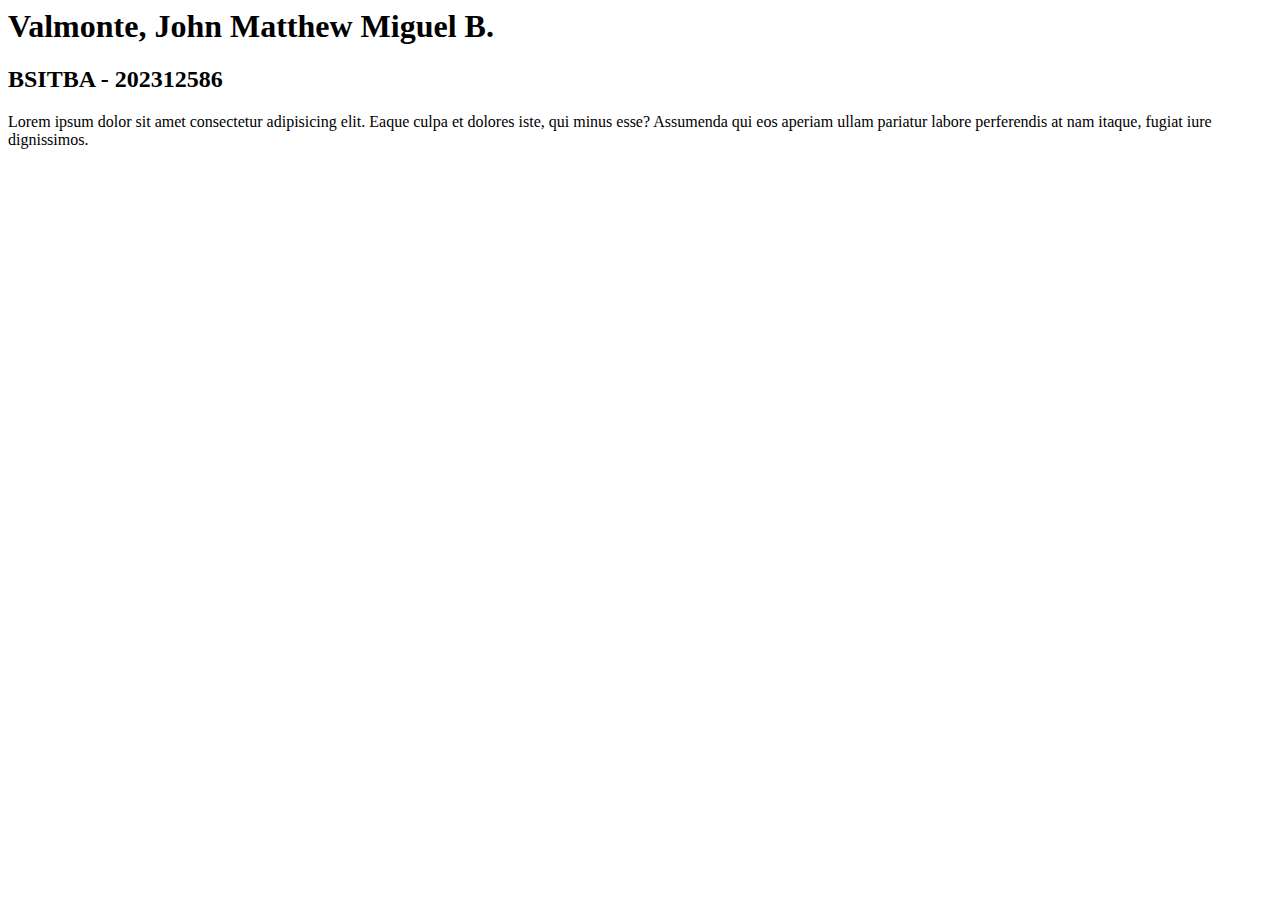
<file: index.html>
<html lang="en">
<head>
    <meta charset="UTF-8">
    <meta name="viewport" content="width=device-width, initial-scale=1.0">
    <title>IT0043</title>
</head>
<body>
    <h1>Valmonte, John Matthew Miguel B.</h1>
    <h2>BSITBA - 202312586</h2>
    <p>Lorem ipsum dolor sit amet consectetur adipisicing elit. Eaque culpa et dolores iste, qui minus esse? Assumenda qui eos aperiam ullam pariatur labore perferendis at nam itaque, fugiat iure dignissimos.</p>
    
</body>
</html>
</file>
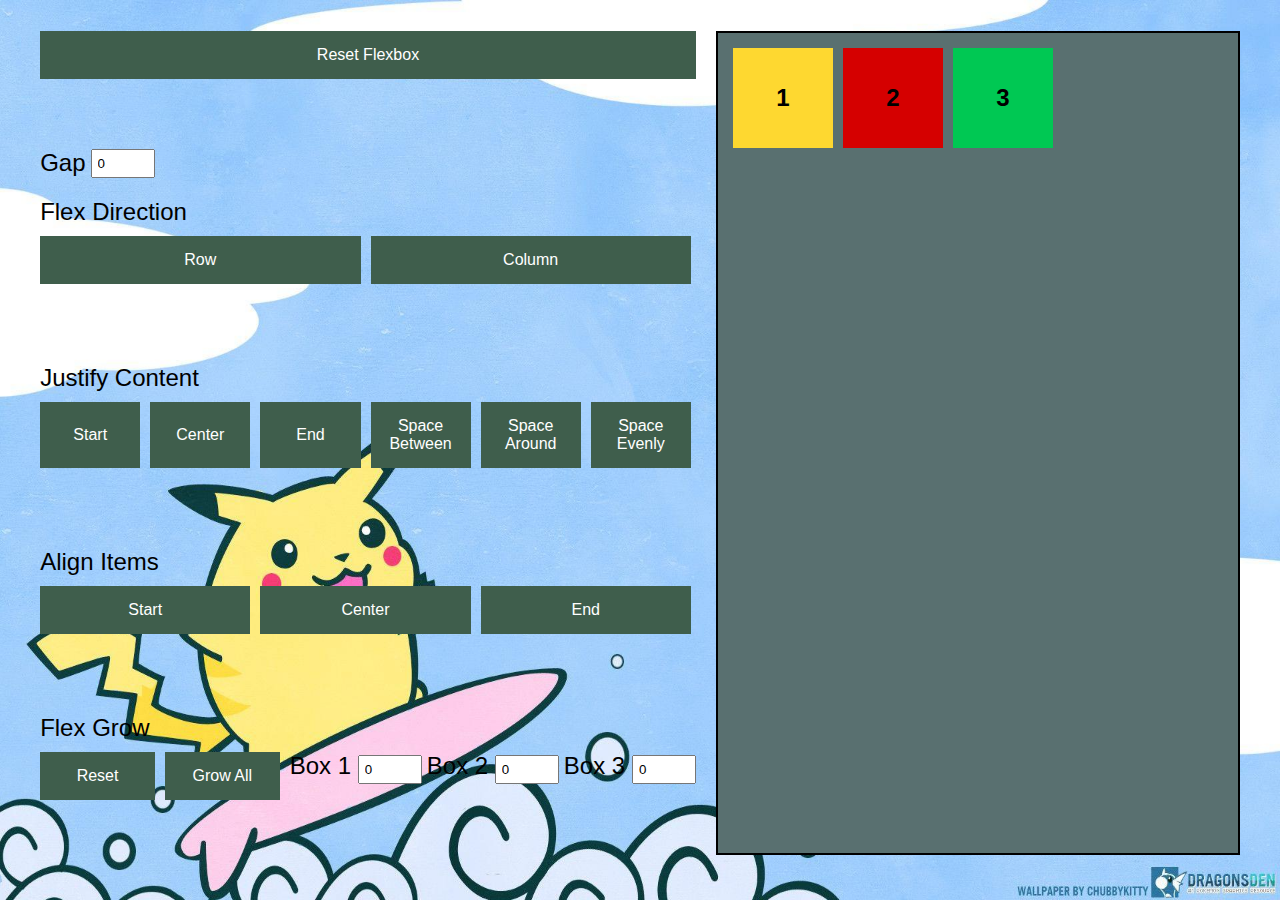
<file: MALABANAN_VALMONTE_TSA8.html>
<!DOCTYPE html>
<html lang="en">
<head>
    <meta charset="UTF-8">
    <meta name="viewport" content="width=device-width, initial-scale=1.0">
    <title>Flexbox Simulator</title>
    <link rel="stylesheet" href="TSA8.css">
</head>
<body>
    <div class="container">
        <div class="controls">
            <button id="resetFlexbox">Reset Flexbox</button>
            <div class="control-group">
                <label for="gap">Gap</label>
                <input type="number" id="gap" value="0">
            </div>
            <div class="label"><label>Flex Direction</label> </div>
            <div class="control-group">
                <button data-flex-direction="row">Row</button>
                <button data-flex-direction="column">Column</button>
            </div>
            <div class="label"><label>Justify Content</label> </div>
            <div class="control-group">
                <button data-justify-content="flex-start">Start</button>
                <button data-justify-content="center">Center</button>
                <button data-justify-content="flex-end">End</button>
                <button data-justify-content="space-between">Space Between</button>
                <button data-justify-content="space-around">Space Around</button>
                <button data-justify-content="space-evenly">Space Evenly</button>
            </div>
            <div class="label"><label>Align Items</label> </div>
            <div class="control-group">
                <button data-align-items="flex-start">Start</button>
                <button data-align-items="center">Center</button>
                <button data-align-items="flex-end">End</button>
            </div>
            <div class="label"><label>Flex Grow</label> </div>
            <div class="control-group">
                <button id="resetGrow">Reset</button>
                <button id="growAll">Grow All</button>
                <div class="grow-input">
                    <label for="box1Grow">Box 1</label>
                    <input type="number" id="box1Grow" value="0">
                </div>
                <div class="grow-input">
                    <label for="box2Grow">Box 2</label>
                    <input type="number" id="box2Grow" value="0">
                </div>
                <div class="grow-input">
                    <label for="box3Grow">Box 3</label>
                    <input type="number" id="box3Grow" value="0">
                </div>
            </div>
        </div>
        <div class="flexbox">
            <div class="box" id="box1">1</div>
            <div class="box" id="box2">2</div>
            <div class="box" id="box3">3</div>
        </div>
    </div>
    <script src="TSA8J.js"></script>
</body>
</html>
</file>
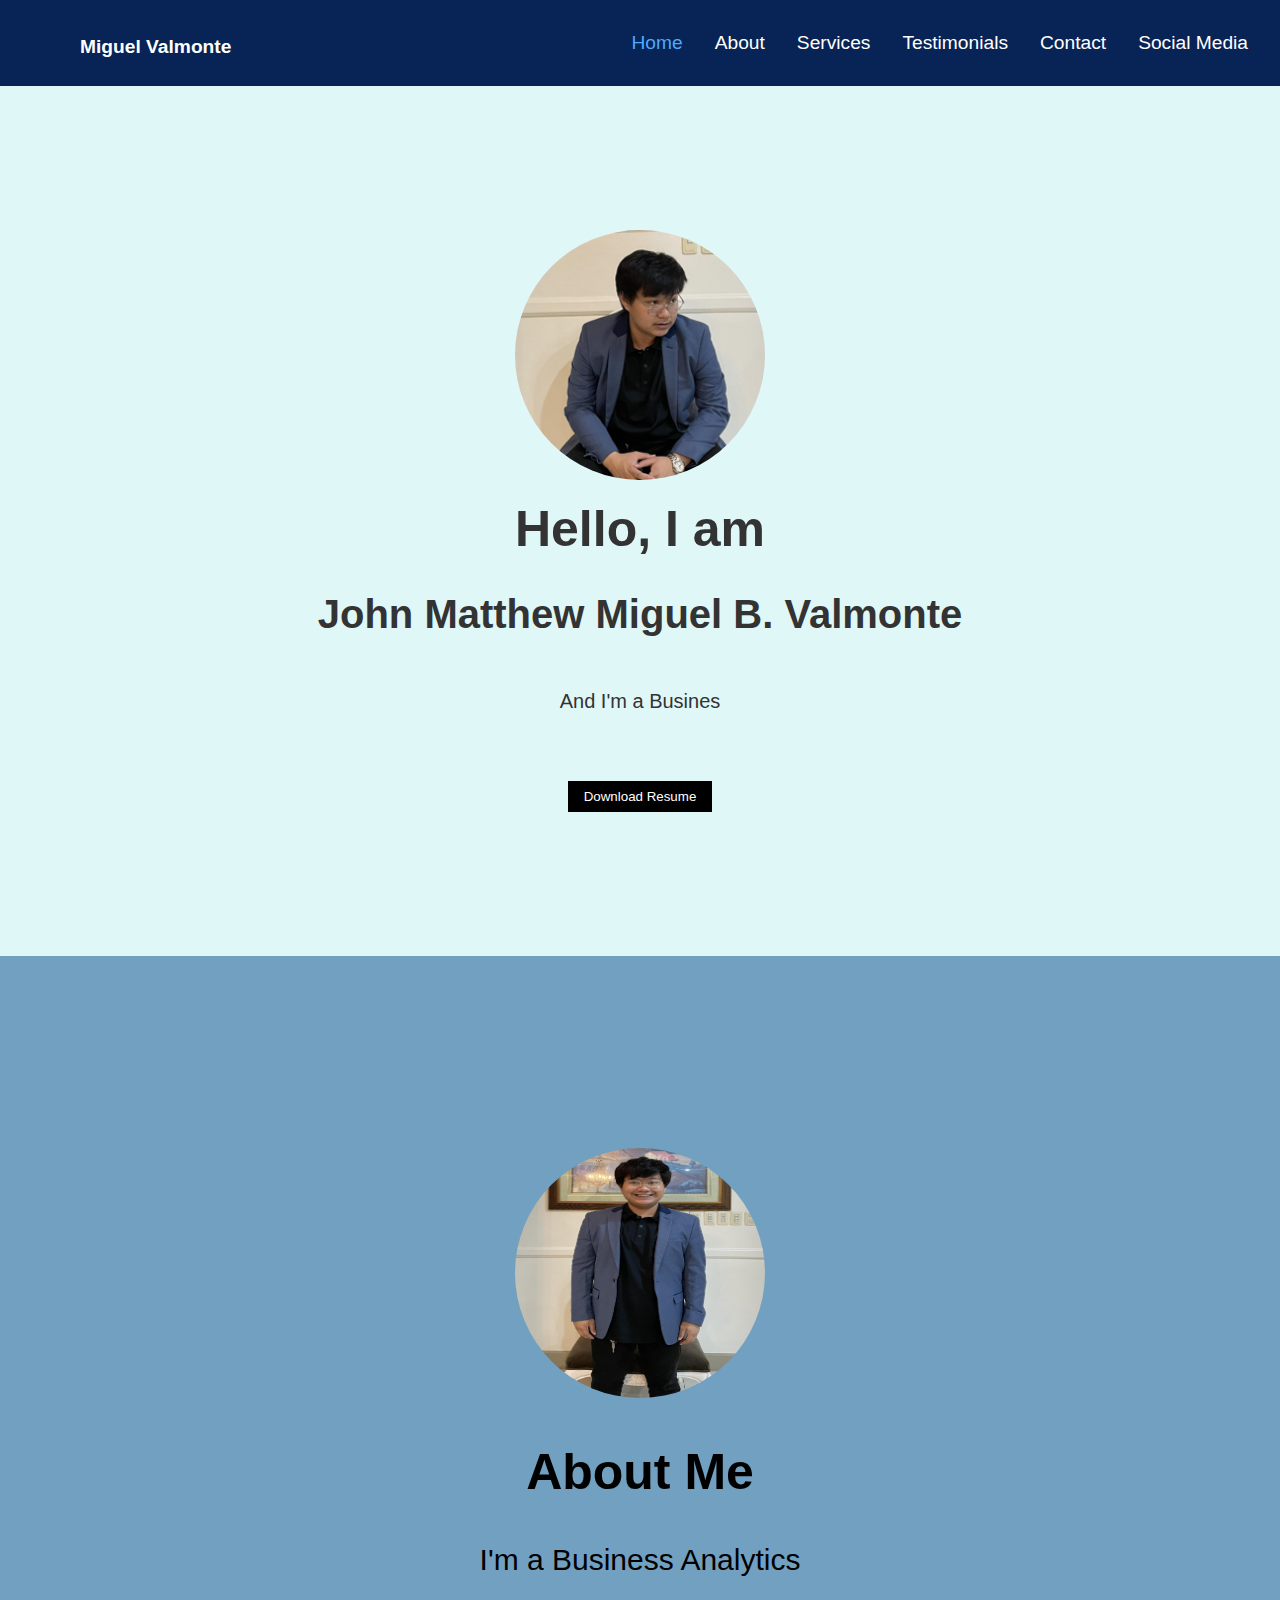
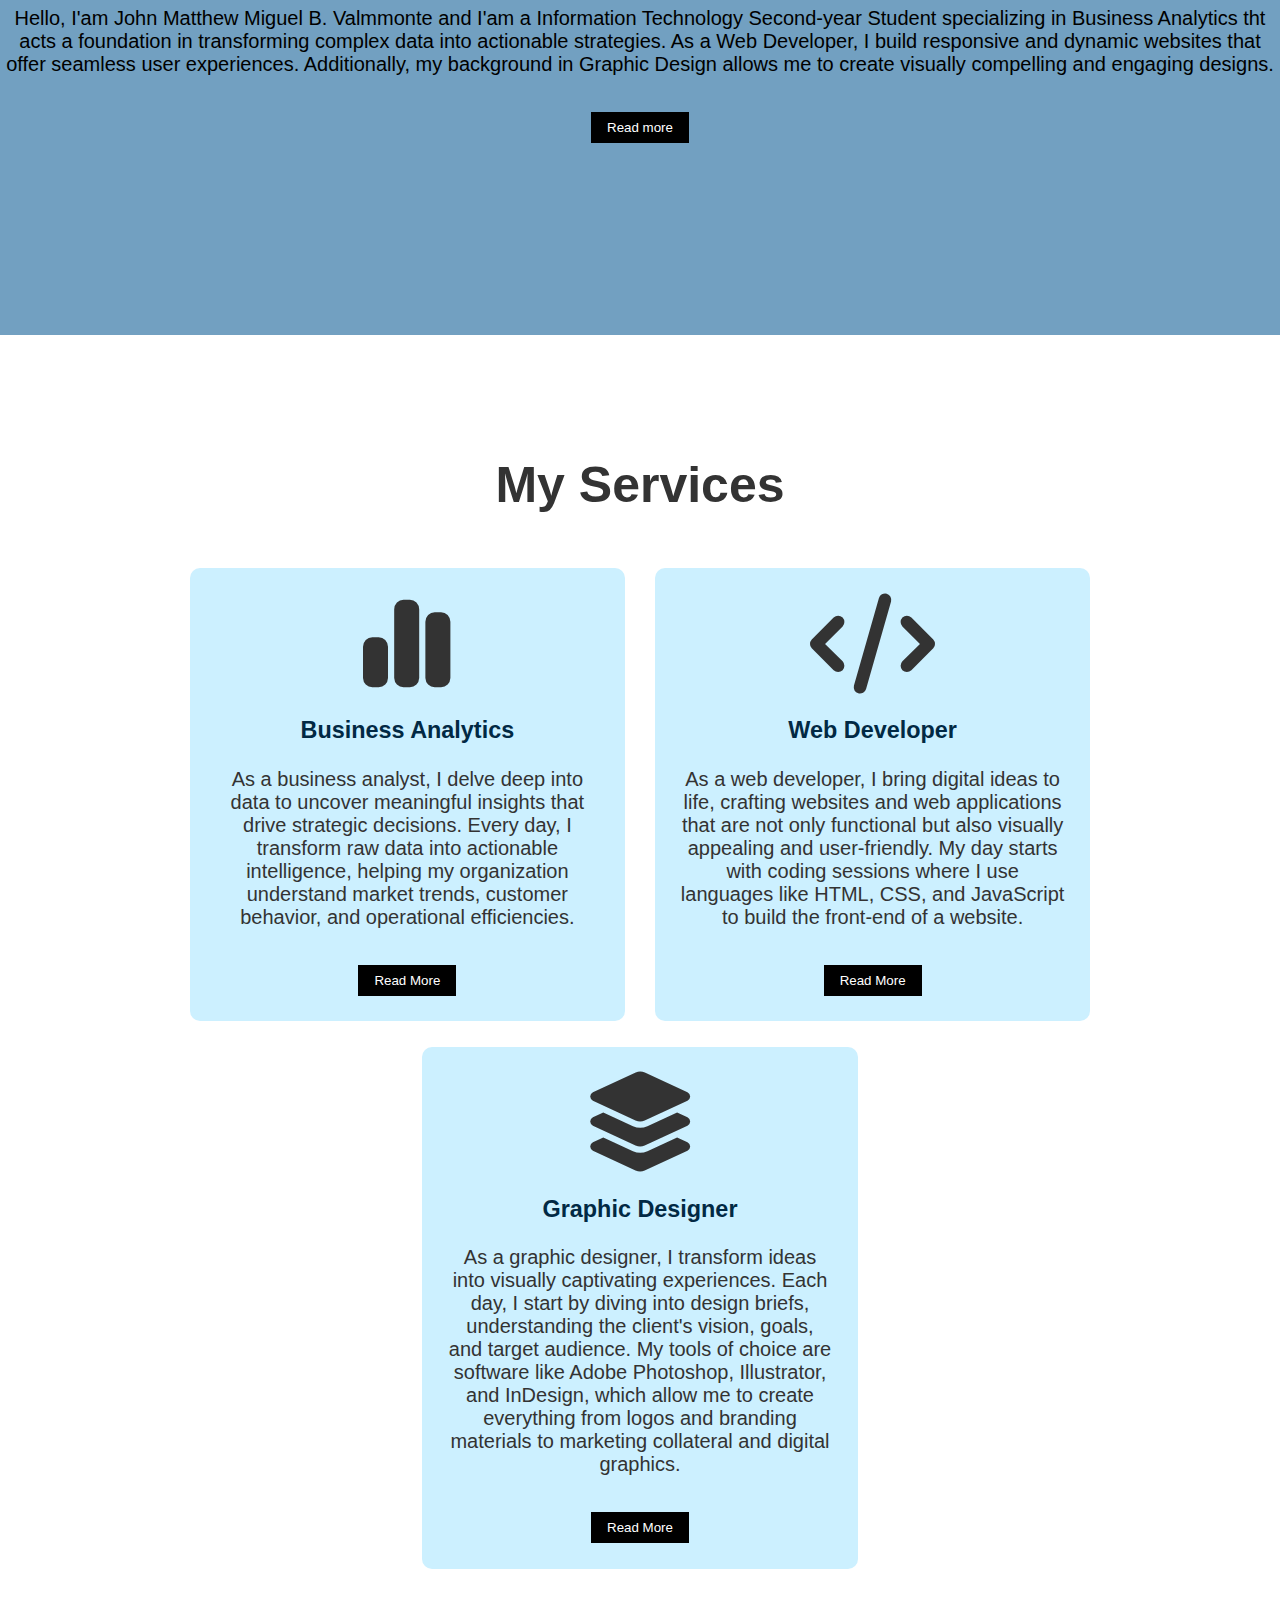
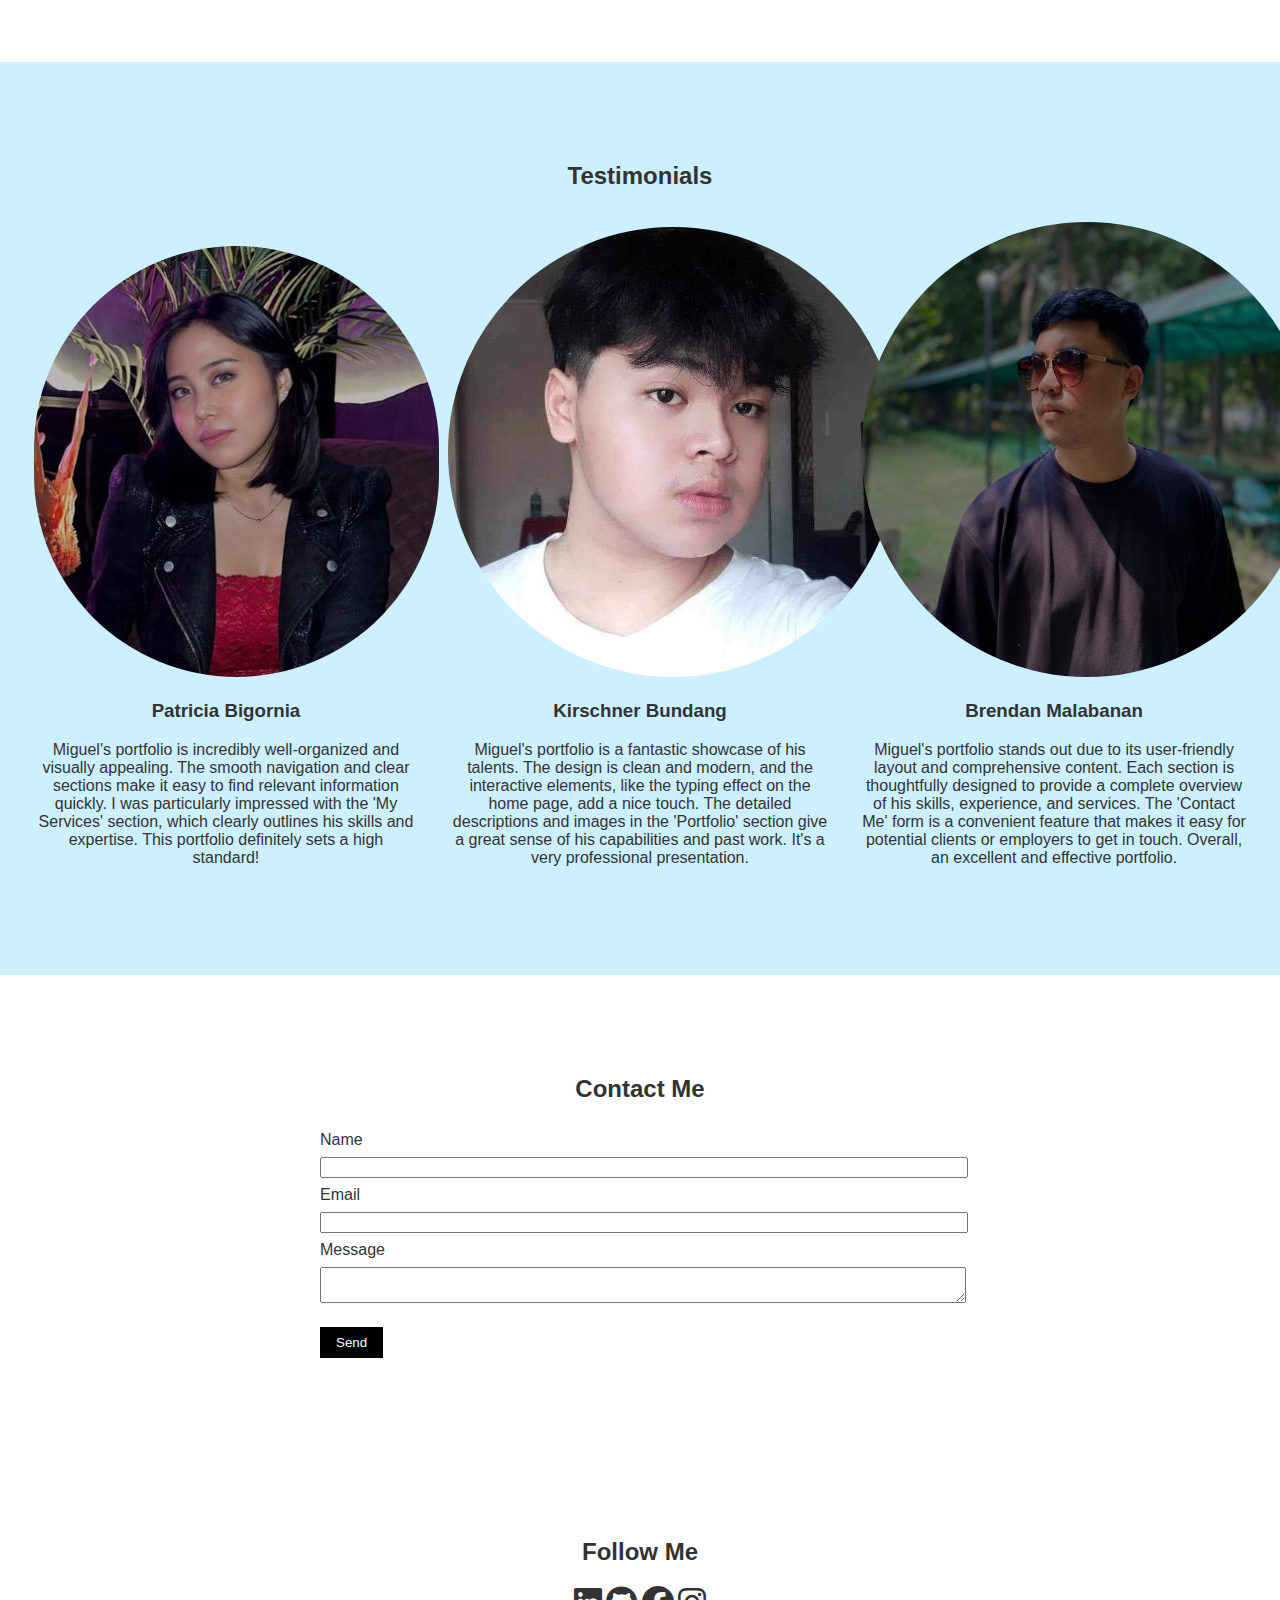
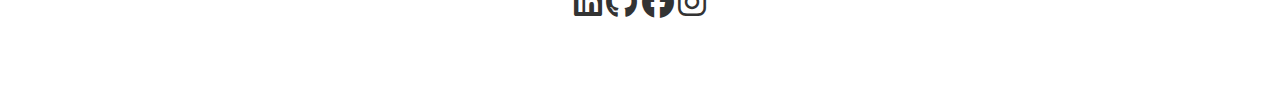
<file: PersonalPortfolio_VALMONTE.html>
<!DOCTYPE html>
<html lang="en">
<head>
    <meta charset="UTF-8">
    <meta name="viewport" content="width=device-width, initial-scale=1.0">
    <title>Personal Portfolio Website</title>
    <link rel="stylesheet" href="PersonalPortfolioWebsite.css">
    <link rel="stylesheet" href="https://cdnjs.cloudflare.com/ajax/libs/font-awesome/6.5.2/css/all.min.css">
</head>
<body>
    <header>
        <h2 class="dot" style = "position:absolute; left:80px; top:20px; "> Miguel Valmonte </h2>
        <nav>
            <ul>
                <li><a href="#home" style="color:rgb(78, 169, 255)">Home</a></li>
                <li><a href="#about">About</a></li>
                <li><a href="#services">Services</a></li>
                <li><a href="#portfolio">Testimonials</a></li>
                <li><a href="#contact">Contact</a></li>
                <li><a href="#social">Social Media</a></li>
            </ul>
        </nav>
    </header>

    <section id="home">
        <div class="intro">
            <img src="miguelv.png"  alt="Miguel Valmonte" >
            <h1>Hello, I am</h1>
            <h2>John Matthew Miguel B. Valmonte</h2>
            <p>And I'm a <span class="typing"></span></p>
            <button>Download Resume</button>
        </div>
    </section>

    <section id="about">
        <div class="aboutimg">
        <img class="square" img src="miguelv02.png" style="border-radius: 50%;" alt="Miguel Valmonte" >
        <h2 style="font-size: 50px;">About Me</h2>
        <p style="font-size: 30px;">I'm a Business Analytics</p>
        <p style="font-size: 20px;"> Hello, I'am John Matthew Miguel B. Valmmonte and I'am a Information Technology Second-year Student specializing in Business Analytics tht acts a foundation in transforming complex data into actionable strategies. As a Web Developer, I build responsive and dynamic websites that offer seamless user experiences. Additionally, my background in Graphic Design allows me to create visually compelling and engaging designs.</p>
        <button>Read more</button>
    </div>
    </section>

    <section id="services">
        <h2 style="font-size: 50px;">My Services</h2>
        <div class="service">
            <i class="fa-solid fa-chart-simple fa-5x" ></i>
            <h3>Business Analytics</h3>
            <p>As a business analyst, I delve deep into data to uncover meaningful insights that drive strategic decisions. Every day, I transform raw data into actionable intelligence, helping my organization understand market trends, customer behavior, and operational efficiencies.</p>
            <button>Read More</button>
        </div>
        <div class="service">
            <i class="fa-solid fa-code fa-5x"></i> 
            <h3>Web Developer</h3>
            <p>As a web developer, I bring digital ideas to life, crafting websites and web applications that are not only functional but also visually appealing and user-friendly. My day starts with coding sessions where I use languages like HTML, CSS, and JavaScript to build the front-end of a website.</p>
            <button>Read More</button>
        </div>
        <div class="service">
            <i class="fa-solid fa-layer-group fa-5x"></i>
            <h3>Graphic Designer</h3>
            <p>As a graphic designer, I transform ideas into visually captivating experiences. Each day, I start by diving into design briefs, understanding the client's vision, goals, and target audience. My tools of choice are software like Adobe Photoshop, Illustrator, and InDesign, which allow me to create everything from logos and branding materials to marketing collateral and digital graphics.</p>
            <button>Read More</button>
        </div>
    </section>

    <section id="portfolio" style="background-color: #ccf0ff; ">
        <h2>Testimonials</h2>
        <div class="portfolio-item">
            <img src="liliana.png" style="border-radius: 250px;" alt="Project 1">
            <h3>Patricia Bigornia</h3>
            <p>Miguel's portfolio is incredibly well-organized and visually appealing. The smooth navigation and clear sections make it easy to find relevant information quickly. I was particularly impressed with the 'My Services' section, which clearly outlines his skills and expertise. This portfolio definitely sets a high standard!</p>
        </div>
        <div class="portfolio-item">
            <img src="nerner.png" style="border-radius: 250px; border-radius: 250px; width: 450px; height: 450px;" alt="Project 2">
            <h3>Kirschner Bundang</h3>
            <p>Miguel's portfolio is a fantastic showcase of his talents. The design is clean and modern, and the interactive elements, like the typing effect on the home page, add a nice touch. The detailed descriptions and images in the 'Portfolio' section give a great sense of his capabilities and past work. It's a very professional presentation.</p>
        </div>
        <div class="portfolio-item">
            <img src="gabo.png" style="border-radius: 250px; border-radius: 250px; width: 450px; height: 455px;" alt="Project 3">
            <h3>Brendan Malabanan</h3>
            <p>Miguel's portfolio stands out due to its user-friendly layout and comprehensive content. Each section is thoughtfully designed to provide a complete overview of his skills, experience, and services. The 'Contact Me' form is a convenient feature that makes it easy for potential clients or employers to get in touch. Overall, an excellent and effective portfolio.</p>
        </div>
    </section>

    <section id="contact">
        <h2>Contact Me</h2>
        <form>
            <label for="name">Name</label>
            <input type="text" id="name" name="name">
            <label for="email">Email</label>
            <input type="email" id="email" name="email">
            <label for="message">Message</label>
            <textarea id="message" name="message"></textarea>
            <button type="submit">Send</button>
        </form>
    </section>

    <section id="social">
        <h2>Follow Me</h2>
        <div class="social-icons">
            <i class="fa-brands fa-linkedin fa-2x"alt="LinkedIn" ></i> 
            <i class="fa-brands fa-github fa-2x" alt="GitHub"></i>
            <i class="fa-brands fa-facebook fa-2x" alt="Facebook"></i>
            <i class="fa-brands fa-instagram fa-2x" alt="Instagram"></i>
        </div>
    </section>

    <script src="PersonalPortfolioWebsite.js"></script>
</body>
</html>
</file>
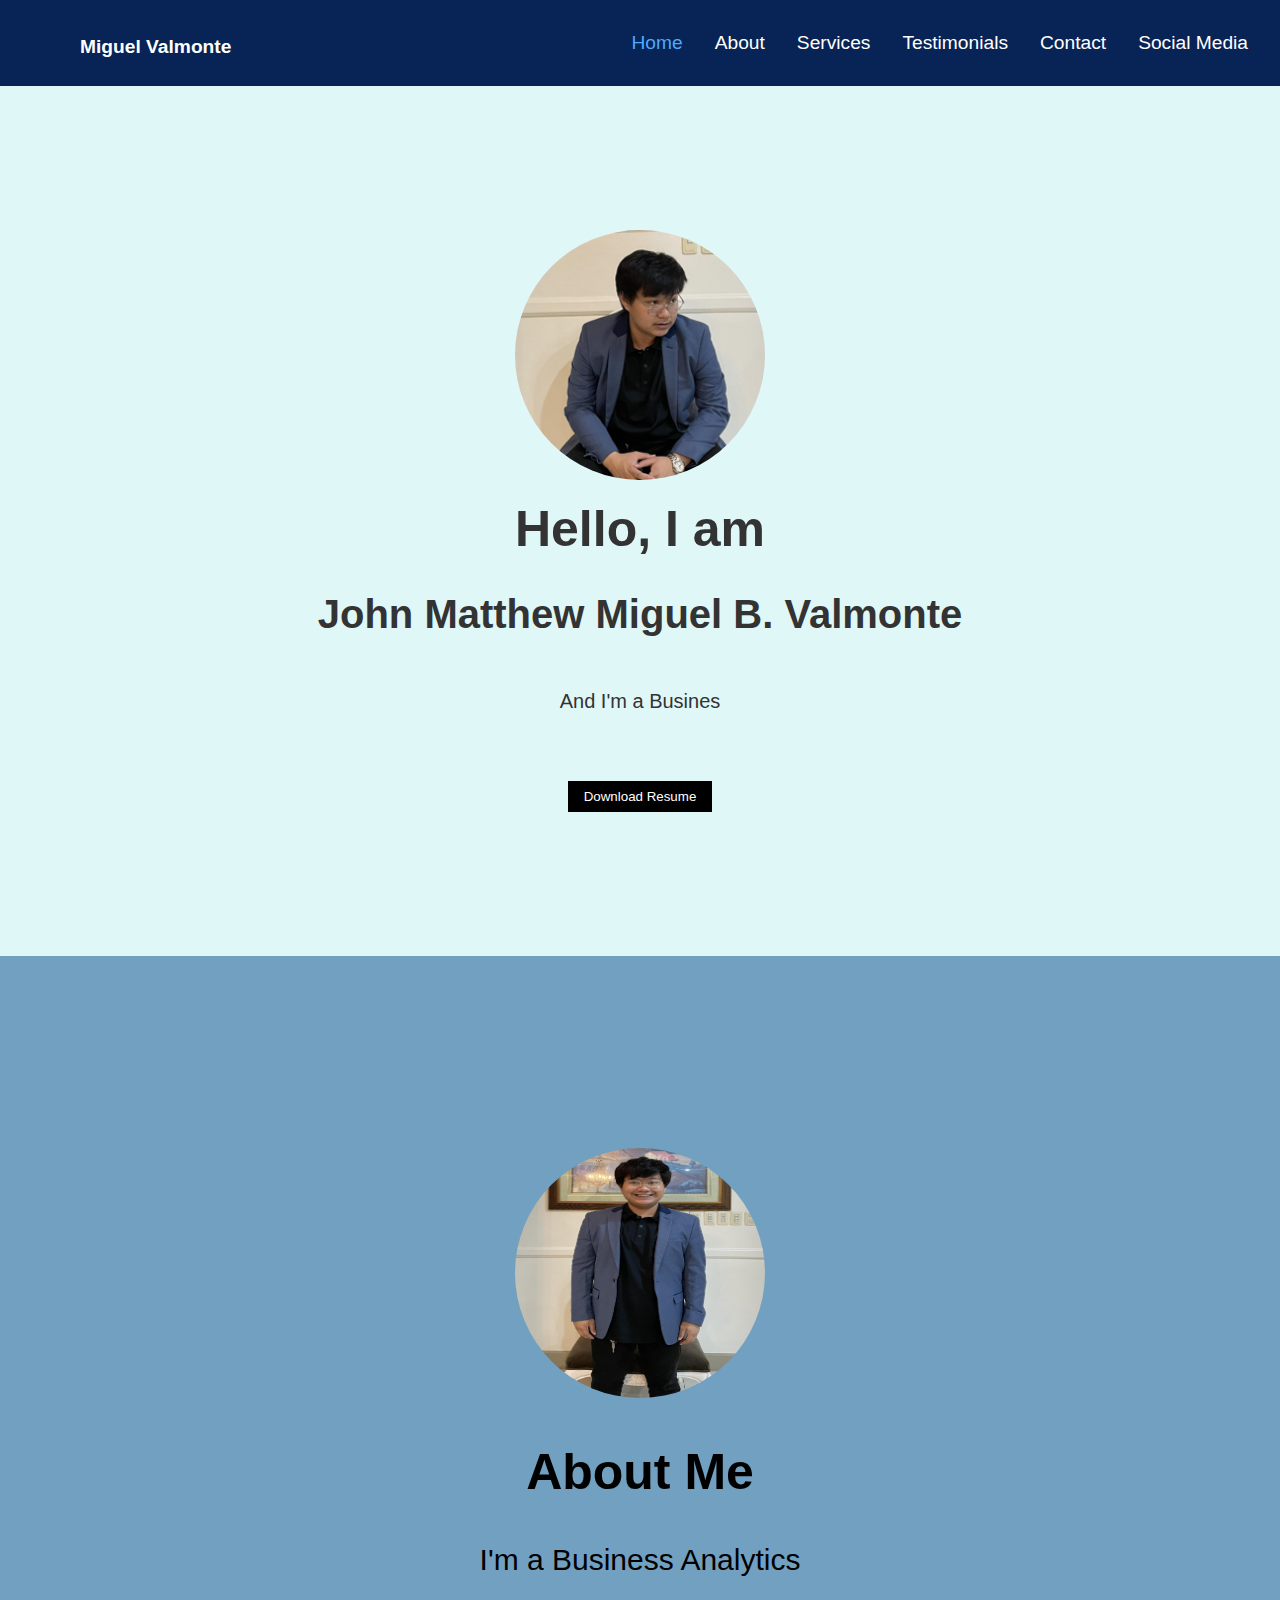
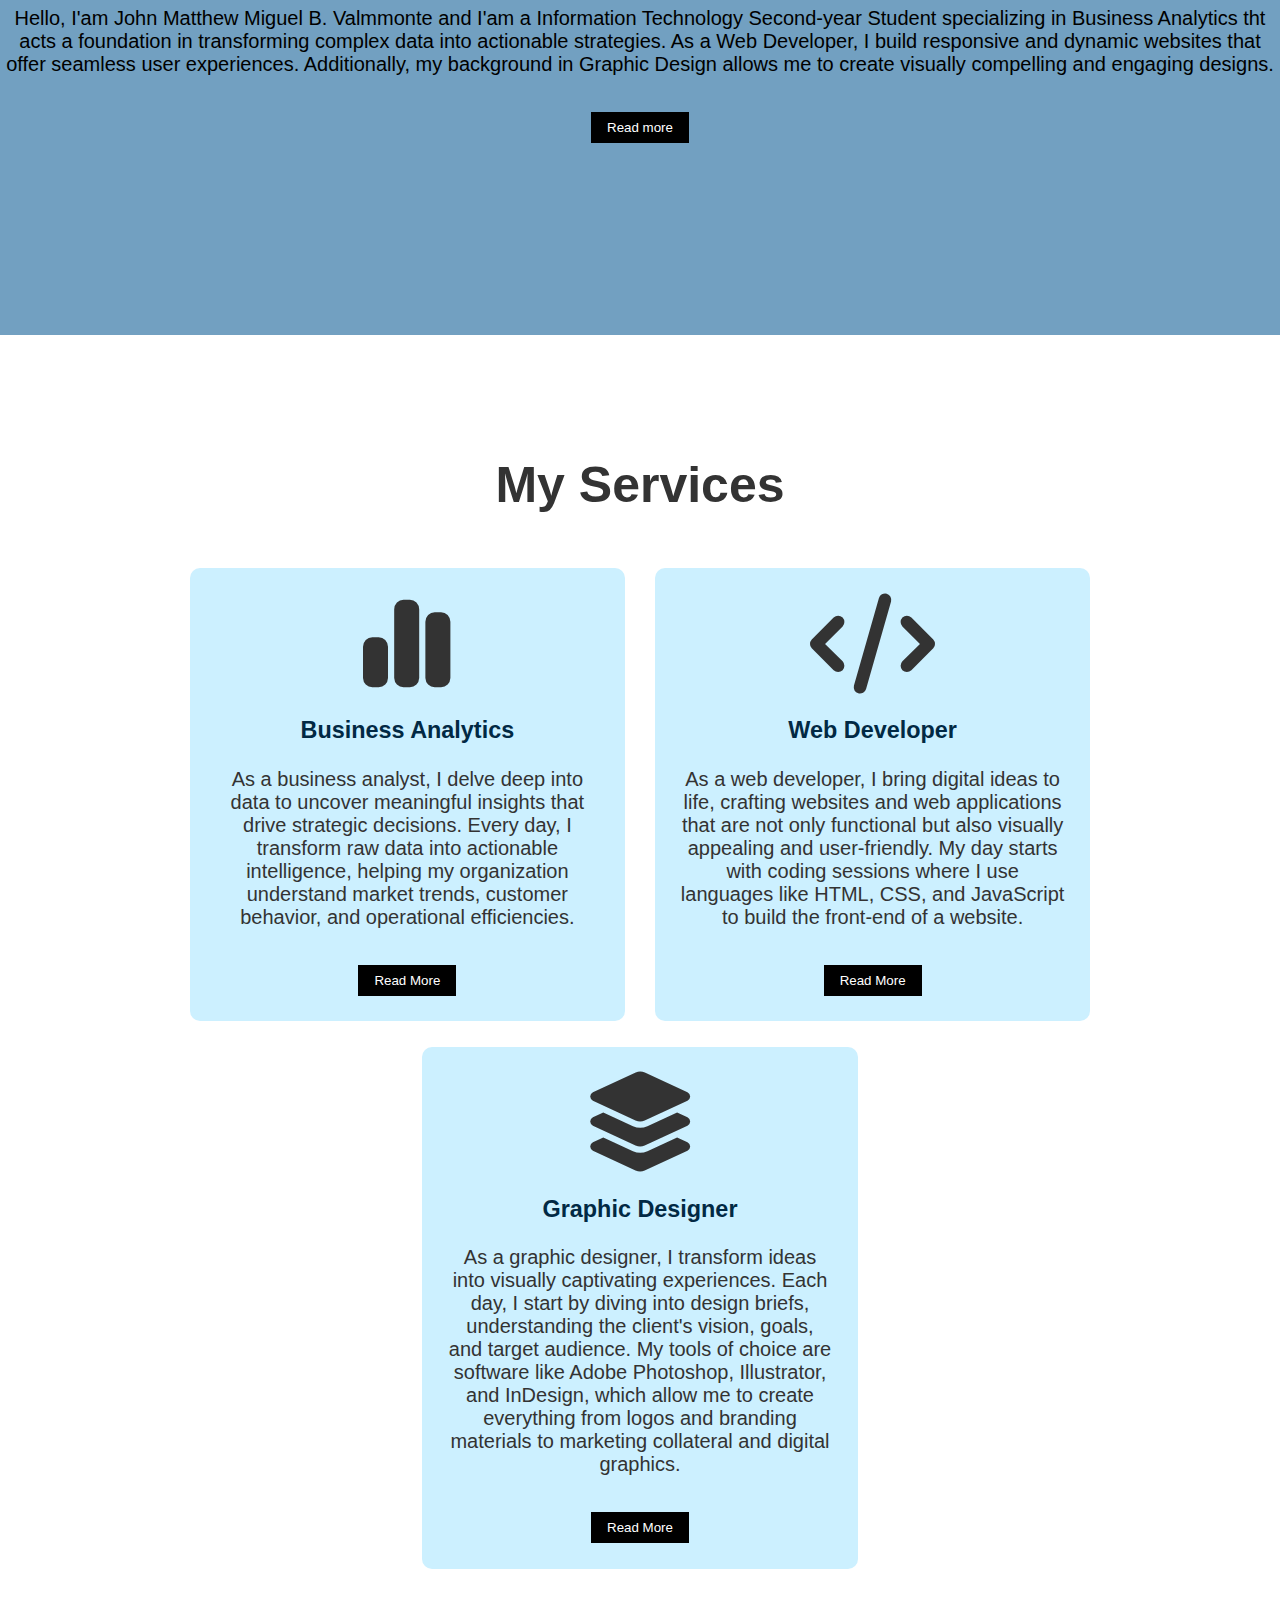
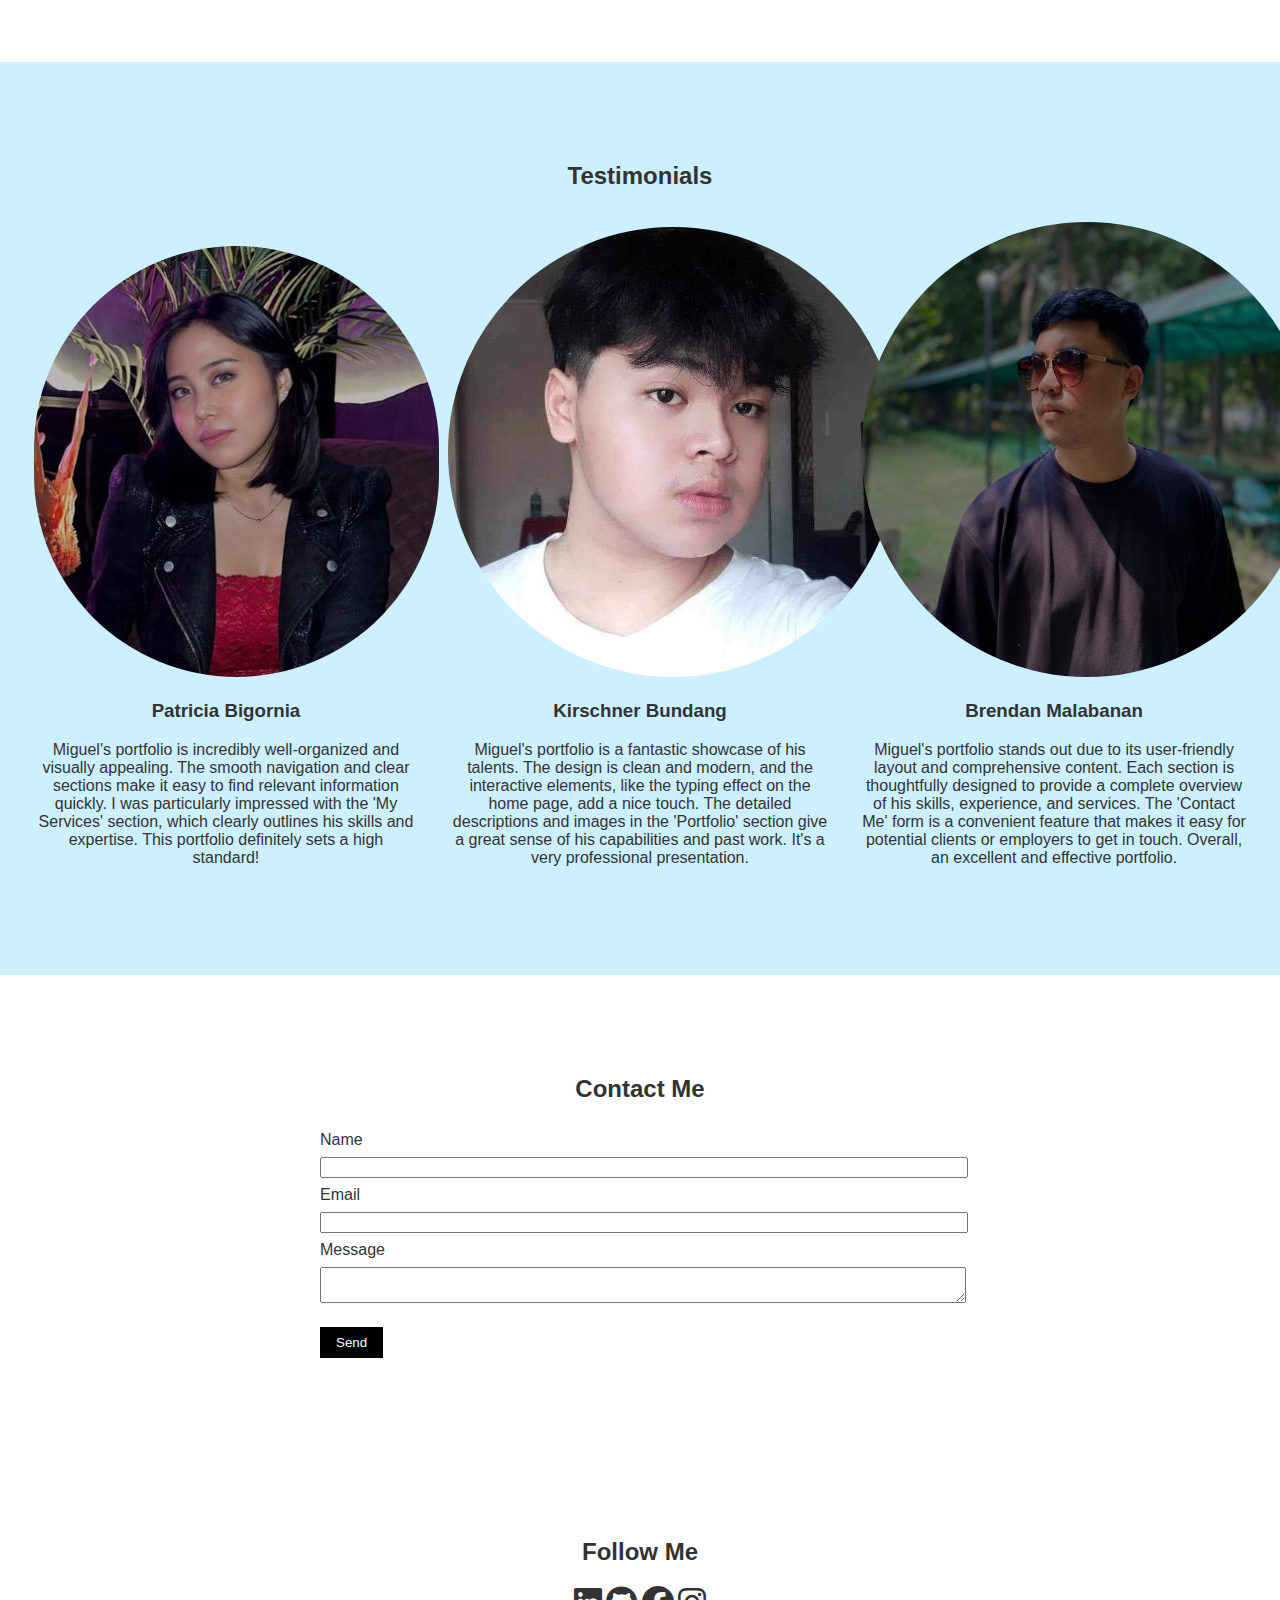
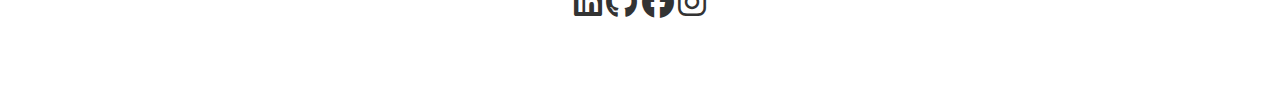
<file: PersonalPortfolioWebsite.html>
<!DOCTYPE html>
<html lang="en">
<head>
    <meta charset="UTF-8">
    <meta name="viewport" content="width=device-width, initial-scale=1.0">
    <title>Personal Portfolio Website</title>
    <link rel="stylesheet" href="PersonalPortfolioWebsite.css">
    <link rel="stylesheet" href="https://cdnjs.cloudflare.com/ajax/libs/font-awesome/6.5.2/css/all.min.css">
</head>
<body>
    <header>
        <h2 class="dot" style = "position:absolute; left:80px; top:20px; "> Miguel Valmonte </h2>
        <nav>
            <ul>
                <li><a href="#home" style="color:rgb(78, 169, 255)">Home</a></li>
                <li><a href="#about">About</a></li>
                <li><a href="#services">Services</a></li>
                <li><a href="#portfolio">Testimonials</a></li>
                <li><a href="#contact">Contact</a></li>
                <li><a href="#social">Social Media</a></li>
            </ul>
        </nav>
    </header>

    <section id="home">
        <div class="intro">
            <img src="miguelv.png"  alt="Miguel Valmonte" >
            <h1>Hello, I am</h1>
            <h2>John Matthew Miguel B. Valmonte</h2>
            <p>And I'm a <span class="typing"></span></p>
            <button>Download Resume</button>
        </div>
    </section>

    <section id="about">
        <div class="aboutimg">
        <img class="square" img src="miguelv02.png" style="border-radius: 50%;" alt="Miguel Valmonte" >
        <h2 style="font-size: 50px;">About Me</h2>
        <p style="font-size: 30px;">I'm a Business Analytics</p>
        <p style="font-size: 20px;"> Hello, I'am John Matthew Miguel B. Valmmonte and I'am a Information Technology Second-year Student specializing in Business Analytics tht acts a foundation in transforming complex data into actionable strategies. As a Web Developer, I build responsive and dynamic websites that offer seamless user experiences. Additionally, my background in Graphic Design allows me to create visually compelling and engaging designs.</p>
        <button>Read more</button>
    </div>
    </section>

    <section id="services">
        <h2 style="font-size: 50px;">My Services</h2>
        <div class="service">
            <i class="fa-solid fa-chart-simple fa-5x" ></i>
            <h3>Business Analytics</h3>
            <p>As a business analyst, I delve deep into data to uncover meaningful insights that drive strategic decisions. Every day, I transform raw data into actionable intelligence, helping my organization understand market trends, customer behavior, and operational efficiencies.</p>
            <button>Read More</button>
        </div>
        <div class="service">
            <i class="fa-solid fa-code fa-5x"></i> 
            <h3>Web Developer</h3>
            <p>As a web developer, I bring digital ideas to life, crafting websites and web applications that are not only functional but also visually appealing and user-friendly. My day starts with coding sessions where I use languages like HTML, CSS, and JavaScript to build the front-end of a website.</p>
            <button>Read More</button>
        </div>
        <div class="service">
            <i class="fa-solid fa-layer-group fa-5x"></i>
            <h3>Graphic Designer</h3>
            <p>As a graphic designer, I transform ideas into visually captivating experiences. Each day, I start by diving into design briefs, understanding the client's vision, goals, and target audience. My tools of choice are software like Adobe Photoshop, Illustrator, and InDesign, which allow me to create everything from logos and branding materials to marketing collateral and digital graphics.</p>
            <button>Read More</button>
        </div>
    </section>

    <section id="portfolio" style="background-color: #ccf0ff; ">
        <h2>Testimonials</h2>
        <div class="portfolio-item">
            <img src="liliana.png" style="border-radius: 250px;" alt="Project 1">
            <h3>Patricia Bigornia</h3>
            <p>Miguel's portfolio is incredibly well-organized and visually appealing. The smooth navigation and clear sections make it easy to find relevant information quickly. I was particularly impressed with the 'My Services' section, which clearly outlines his skills and expertise. This portfolio definitely sets a high standard!</p>
        </div>
        <div class="portfolio-item">
            <img src="nerner.png" style="border-radius: 250px; border-radius: 250px; width: 450px; height: 450px;" alt="Project 2">
            <h3>Kirschner Bundang</h3>
            <p>Miguel's portfolio is a fantastic showcase of his talents. The design is clean and modern, and the interactive elements, like the typing effect on the home page, add a nice touch. The detailed descriptions and images in the 'Portfolio' section give a great sense of his capabilities and past work. It's a very professional presentation.</p>
        </div>
        <div class="portfolio-item">
            <img src="gabo.png" style="border-radius: 250px; border-radius: 250px; width: 450px; height: 455px;" alt="Project 3">
            <h3>Brendan Malabanan</h3>
            <p>Miguel's portfolio stands out due to its user-friendly layout and comprehensive content. Each section is thoughtfully designed to provide a complete overview of his skills, experience, and services. The 'Contact Me' form is a convenient feature that makes it easy for potential clients or employers to get in touch. Overall, an excellent and effective portfolio.</p>
        </div>
    </section>

    <section id="contact">
        <h2>Contact Me</h2>
        <form>
            <label for="name">Name</label>
            <input type="text" id="name" name="name">
            <label for="email">Email</label>
            <input type="email" id="email" name="email">
            <label for="message">Message</label>
            <textarea id="message" name="message"></textarea>
            <button type="submit">Send</button>
        </form>
    </section>

    <section id="social">
        <h2>Follow Me</h2>
        <div class="social-icons">
            <i class="fa-brands fa-linkedin fa-2x"alt="LinkedIn" ></i> 
            <i class="fa-brands fa-github fa-2x" alt="GitHub"></i>
            <i class="fa-brands fa-facebook fa-2x" alt="Facebook"></i>
            <i class="fa-brands fa-instagram fa-2x" alt="Instagram"></i>
        </div>
    </section>

    <script src="PersonalPortfolioWebsite.js"></script>
</body>
</html>
</file>
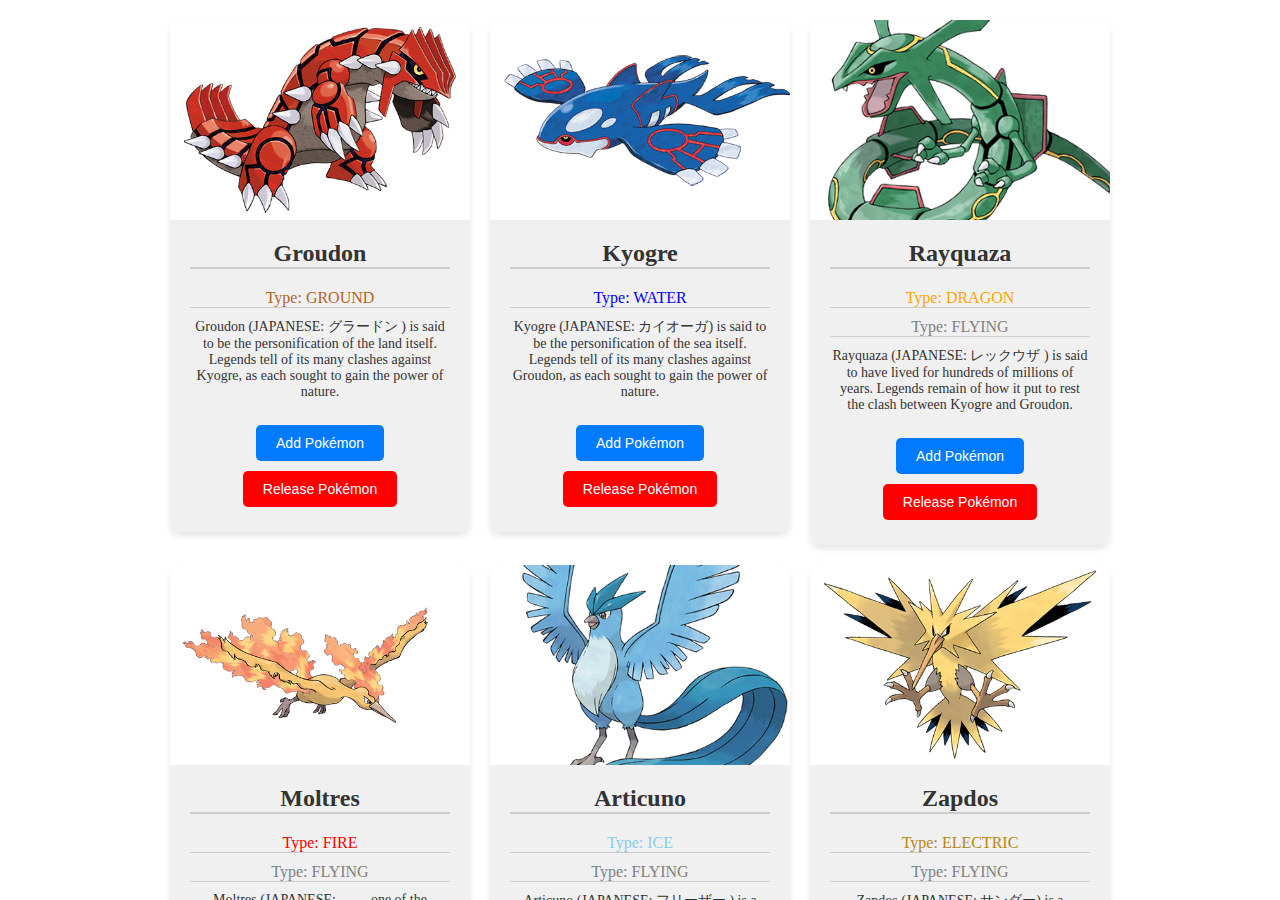
<file: VALMONTE_MALABANAN_tsa5.html>
<!DOCTYPE html>
<html lang="en">
<head>
    <meta charset="UTF-8">
    <meta name="viewport" content="width=device-width, initial-scale=1.0">
    <title>TECHNICAL SUMMATIVE ASSEESMENT 5</title>
    <link rel="stylesheet" href="VALMONTE_MALABANAN_tsa5.css">
</head>
<body>
    <div class="container">
        <div class="card card1">
            <div class="image-container">
                <img src="383.png" alt="Groudon">
            </div>
            <div class="details">
                <h1 class="name">Groudon</h1>
                <p class="type">Type: GROUND</p>
                <p class="desc">Groudon (JAPANESE: グラードン
                    ) is said to be the personification of the land itself. Legends tell of its many clashes against Kyogre, as each sought to gain the power of nature.</p>
                <div class="buttons">
                    <button class="add">Add Pokémon</button>
                    <button class="release">Release Pokémon</button>
                </div>
            </div>
        </div>
        <div class="card card2">
            <div class="image-container">
                <img src="382.png" alt="Kyogre" style="width: 105%">
            </div>
            <div class="details darkgreen">
                <h1 class="name">Kyogre</h1>
                <p class="type" style="color:blue">Type: WATER</p>
                <p class="desc">Kyogre (JAPANESE: カイオーガ) is said to be the personification of the sea itself. Legends tell of its many clashes against Groudon, as each sought to gain the power of nature.</p>
                <div class="buttons">
                    <button class="add">Add Pokémon</button>
                    <button class="release">Release Pokémon</button>
                </div>
            </div>
        </div>
        <div class="card card3">
            <div class="image-container">
                <img src="384.png" alt="Rayquaza" style="width:130%">
            </div>
            <div class="details darkgreen">
                <h1 class="name">Rayquaza</h1>
                <p class="type" style="color:orange">Type: DRAGON</p>
                <p class="type" style="color:gray">Type: FLYING</p>
                <p class="desc">Rayquaza (JAPANESE: レックウザ ) is said to have lived for hundreds of millions of years. Legends remain of how it put to rest the clash between Kyogre and Groudon.</p>
                <div class="buttons">
                    <button class="add">Add Pokémon</button>
                    <button class="release">Release Pokémon</button>
                </div>
            </div>
        </div>
        <div class="card card4">
            <div class="image-container">
                <img src="146.png" alt="Moltres" style="width:90%">
            </div>
            <div class="details darkgreen">
                <h1 class="name">Moltres</h1>
                <p class="type" style="color:red">Type: FIRE</p>
                <p class="type" style="color:gray">Type: FLYING</p>
                <p class="desc">Moltres (JAPANESE: ____ one of the legendary bird Pokémon. Its appearance is said to indicate the coming of spring.</p>
                <div class="buttons">
                    <button class="add">Add Pokémon</button>
                    <button class="release">Release Pokémon</button>
                </div>
            </div>
        </div>
        <div class="card card5">
            <div class="image-container">
                <img src="144.png" alt="Articuno" style="width:110%">
            </div>
            <div class="details darkgreen">
                <h1 class="name">Articuno</h1>
                <p class="type" style="color:skyblue">Type: ICE</p>
                <p class="type" style="color:gray">Type: FLYING</p>
                <p class="desc">Articuno (JAPANESE: フリーザー ) is a legendary bird Pokémon can create blizzards by freezing moisture in the air.</p>
                <div class="buttons">
                    <button class="add">Add Pokémon</button>
                    <button class="release">Release Pokémon</button>
                </div>
            </div>
        </div>
        <div class="card card6">
            <div class="image-container">
                <img src="145.png" alt="Zapdos" style="width:100%">
            </div>
            <div class="details darkgreen">
                <h1 class="name">Zapdos</h1>
                <p class="type" style="color:darkgoldenrod">Type: ELECTRIC</p>
                <p class="type" style="color:gray">Type: FLYING</p>
                <p class="desc">Zapdos (JAPANESE: サンダー) is a legendary Pokémon is said to live in thunderclouds. It freely controls lightning bolts.</p>
                <div class="buttons">
                    <button class="add">Add Pokémon</button>
                    <button class="release">Release Pokémon</button>
                </div>
            </div>
        </div>
    </div>
</body>
</html>
</file>
<file: TSA8.css>
body {
    font-family: Arial, sans-serif;
    display: flex;
    justify-content: center;
    align-items: center;
    height: 100vh;
    margin: 0;
    font-size: 1.5rem;
    background-repeat: no-repeat;
    background-image: url(wallpaper\ pokemon.jpg);
    background-attachment: fixed;
    background-size: 100% 100%;
}
 
.container {
    display: flex;
}
 
.controls {
    display: flex;
    flex-direction: column;
    gap: 10px;
    margin-right: 20px;
}
 
.control-group {
    display: flex;
    flex-direction: row;
    flex-wrap: wrap;
    gap: 5px;
    margin-bottom: 10px;
}

.control-group button {
    flex: 1;
    margin-right: 5px;
    max-width: calc(50% - 5px);
}
 
button {
    background-color: #3f5e4c;
    color: white;
    border: none;
    padding: 15px;
    cursor: pointer;
    margin-bottom: 60px;
    font-size: 1rem;
}
 
button:hover {
    background-color: #530f2f;
}
 
input[type="number"] {
    width: 50px;
    padding: 5px;
}
 
.flexbox {
    background-color: #597070;
    display: flex;
    border: 2px solid #000;
    padding: 10px;
    width: 500px;
    height: 800px;
}
 
.box {
    display: flex;
    justify-content: center;
    align-items: center;
    width: 100px;
    height: 100px;
    margin: 5px;
    color: rgb(0, 0, 0);
    font-weight: bold;
}
 
#box1 {
    background-color: #fed830;
}
 
#box2 {
    background-color: #d50000;
}
 
#box3 {
    background-color: #00c853;
}
</file>
<file: PersonalPortfolioWebsite.css>
body {
    font-family: Arial, sans-serif;
    margin: 0;
    padding: 0;
    color: #333;
}

header {
    background-color:  #082355;
    padding: 1rem ;
    
}

.dot {
     color: #fff;
     font-size: 1.2rem;

}

nav ul {
    list-style: none;
    display: flex;
    justify-content: right;
}

nav ul li {
    margin: 0 1rem;
    
}

nav ul li a {
    color: #fff;
    text-decoration: none;
    font-size: 1.2rem;
    
}

#home {
    background-color: #e0f7f7;
    text-align: center;
    padding: 9rem 0;

}

.pic{
    width: 10px;
}

#about {
    background-color: #72A0C1;
    text-align: center;
    padding: 12rem 0;
    color: #000000;
}

.aboutimg img{
    border-radius: 50%;
    width: 250px;
    height: 250px;
    float: center;
}
.intro img {
    border-radius: 50%;
    width: 250px;
    height: 250px;
    float: center;
}

.intro h1 {
    margin-top: 1rem;
    font-size: 50px;
}

.intro h2 {
    margin: 0.5rem 0;
    font-size: 40px;
}

.intro p {
    margin: 3rem;
    font-size: 20px;
    line-height: 2rem;
}

button {
    background-color: #000000;
    color: #fff;
    border: none;
    padding: 0.5rem 1rem;
    margin-top: 1rem;
    cursor: pointer;
}

button:hover {
    background-color: #003e8f;
}

section {
    padding: 5rem 0;
    text-align: center;
}

.service {
    display: inline-block;
    width: 30%;
    margin: 1%;
    padding: 2%;
    background-color: #ccf0ff;
    border-radius: 10px;
    font-size: 20px;
}
.service h3 {
    color: #012944;
}


.portfolio-item {
    display: inline-block;
    width: 30%;
    margin: 1%;
    border-radius: 25px;
}

form {
    display: inline-block;
    text-align: left;
    width: 50%;
    margin: auto;

}

label, input, textarea {
    display: block;
    width: 100%;
    margin: 0.5rem 0;
}

.social-icons img {
    width: 50px;
    margin: 0 0.5rem;
}
</file>
<file: VALMONTE_MALABANAN_tsa5.css>
* {
    margin: 0;
    padding: 0;
    box-sizing: border-box;
}

/* Container for the cards */
.container {
    display: flex;
    justify-content: center;
    align-items: flex-start;
    gap: 20px; /* Add some spacing between cards */
    padding: 20px;
    flex-wrap: wrap; /* Allow wrapping to the next line if there are too many cards */
    height: 100vh; /* Adjust as necessary for your layout */
    overflow: auto; /* Allow scrolling if cards overflow the container */
    background-image: url(https://i.pinimg.com/originals/ab/58/cc/ab58cc75dcb2e42555cf7e614216350a.jpg);
}

/* Card styling */
.card {
    display: flex;
    flex-direction: column;
    align-items: center;
    width: 300px;
    background: #ffffff;
    border-radius: 10px;
    box-shadow: 0 4px 6px rgba(0, 0, 0, 0.1);
    overflow: hidden;
}

/* Image container */
.image-container {
    position: relative;
    width: 100%;
    height: 200px;
    background-size: cover;
    background-position: center;
    border-top-left-radius: 10px;
    border-top-right-radius: 10px;
    background-image: url(https://images-wixmp-ed30a86b8c4ca887773594c2.wixmp.com/f/7c1cfff2-db8d-44cd-8a13-cb2a4162fae6/dd2zouo-047f7b3f-b895-43ac-82a4-abb6ca12c52a.png?token=eyJ0eXAiOiJKV1QiLCJhbGciOiJIUzI1NiJ9.[base64].EFI6YQ0acRLpYHzupMAxV_N4KMcpNWT-_3RJ4TV-4eU);
}

/* Pokémon image */
img {
    width: 100%;
    height: 100%;
    object-fit: cover;
}

/* Details section */
.details {
    padding: 20px;
    text-align: center;
    color: #333;
    background-color: #f0f0f0; /* Gray background color */
    border-bottom-left-radius: 10px;
    border-bottom-right-radius: 10px;
}

.name {
    font-size: 24px;
    font-weight: bold;
    margin-bottom: 10px;
    border-bottom: 2px solid #ccc;
}

.type {
    font-size: 16px;
    color: #b5651d; /* Light brown color */
    border-bottom: 1px solid #ccc;
    padding-top: 10px;
}

.desc {
    font-size: 14px;
    margin-top: 10px;
}

/* Buttons */
.buttons {
    margin-top: 20px;
}

button {
    padding: 10px 20px;
    margin: 5px;
    border: none;
    border-radius: 5px;
    cursor: pointer;
    font-size: 14px;
    color: #fff;
}

.add {
    background: #007bff;
}

.release {
    background: #ff0000;
}
</file>
